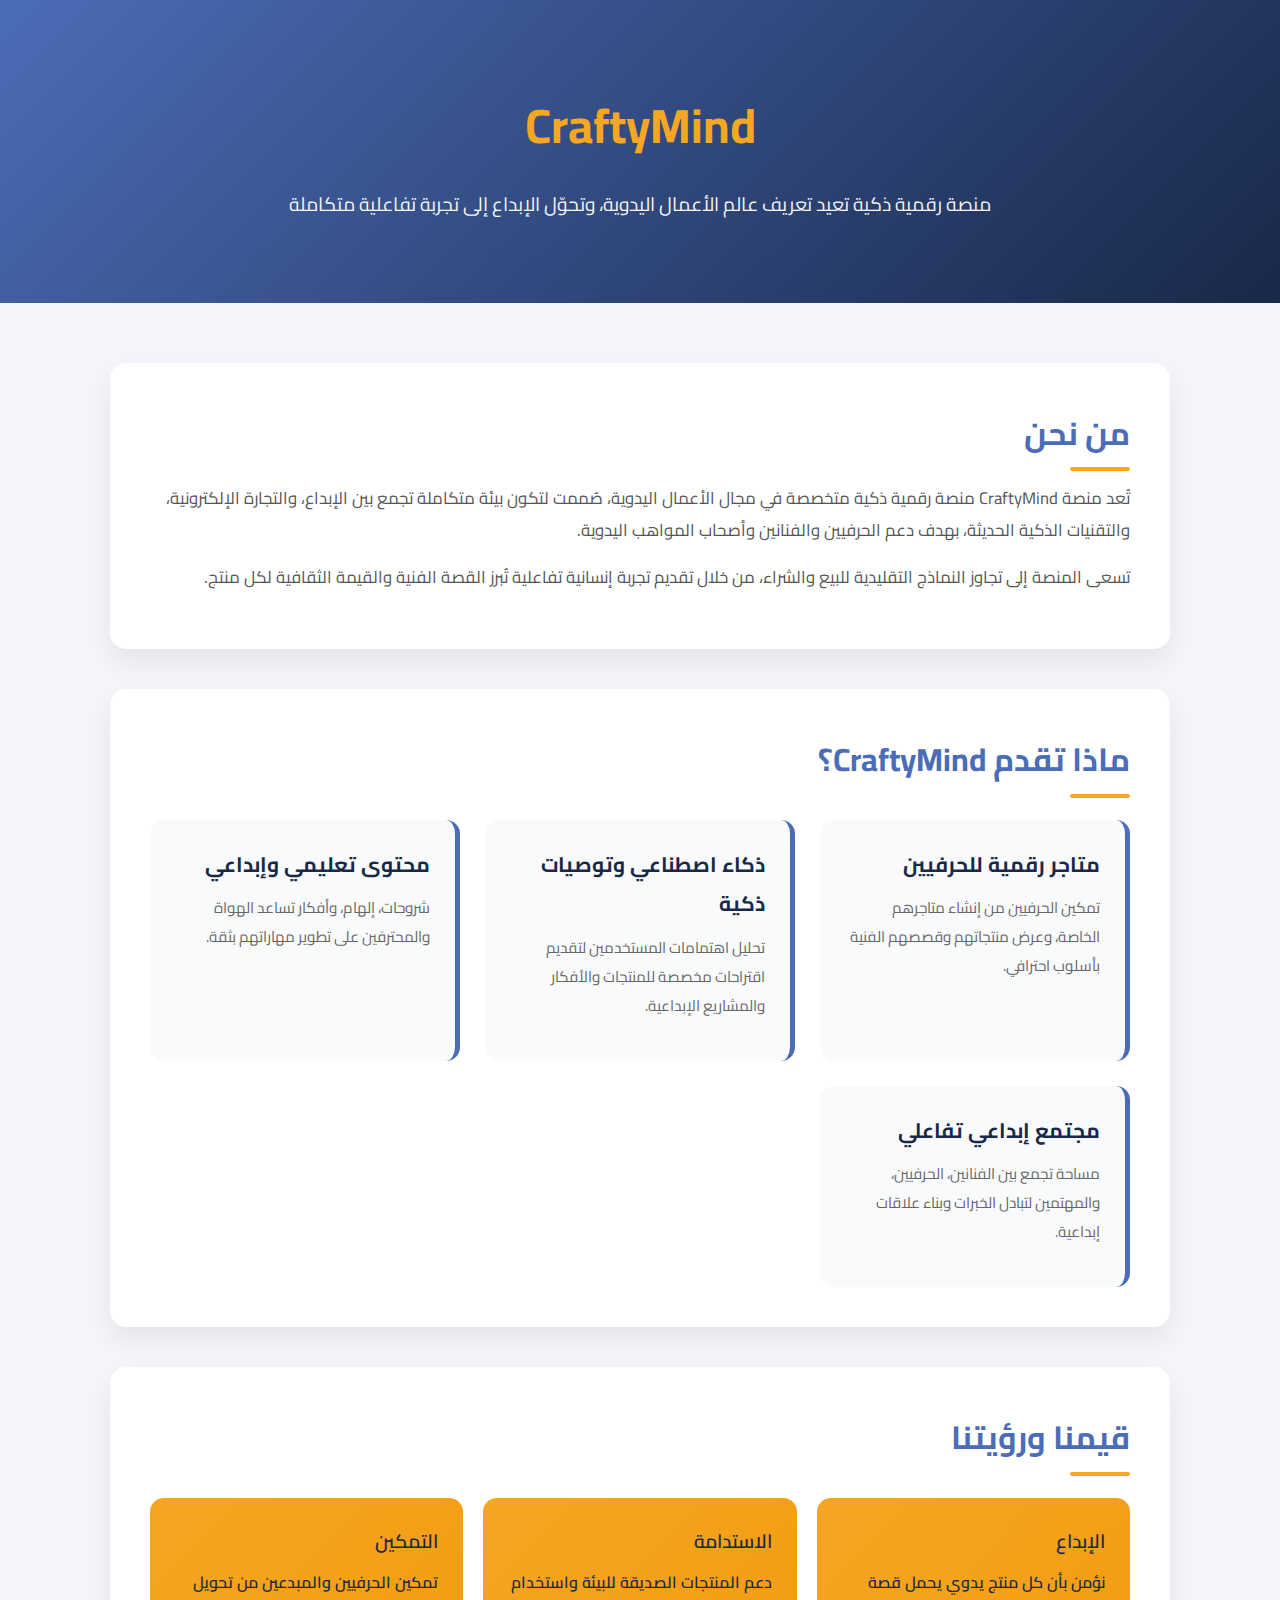
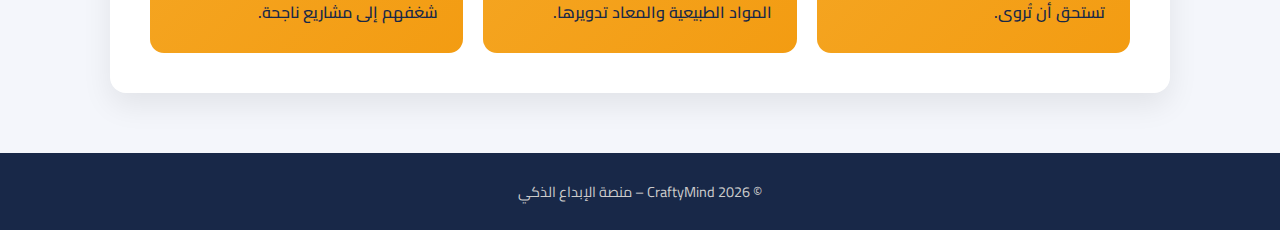
<file: templates/about.html>
<!DOCTYPE html>
<html lang="ar" dir="rtl">
<head>
    <meta charset="UTF-8">
    <title>حول المنصة | CraftyMind</title>

    <link href="https://fonts.googleapis.com/css2?family=Cairo:wght@400;600;700&display=swap" rel="stylesheet">

    <style>
        * {
            box-sizing: border-box;
            margin: 0;
            padding: 0;
        }

        body {
            font-family: 'Cairo', sans-serif;
            background: #f4f6fb;
            color: #333;
            line-height: 1.9;
        }

        .hero {
            background: linear-gradient(135deg, #4b6cb7, #182848);
            color: white;
            padding: 80px 20px;
            text-align: center;
        }

        .hero h1 {
            font-size: 3rem;
            margin-bottom: 15px;
            color: #f5a623;
        }

        .hero p {
            max-width: 750px;
            margin: auto;
            font-size: 1.2rem;
            opacity: 0.95;
        }

        .container {
            max-width: 1100px;
            margin: 60px auto;
            padding: 0 20px;
        }

        .section {
            background: #ffffff;
            border-radius: 16px;
            padding: 40px;
            margin-bottom: 40px;
            box-shadow: 0 12px 30px rgba(0,0,0,0.08);
        }

        .section h2 {
            font-size: 2rem;
            color: #4b6cb7;
            margin-bottom: 20px;
            position: relative;
        }

        .section h2::after {
            content: "";
            width: 60px;
            height: 4px;
            background: #f5a623;
            position: absolute;
            bottom: -8px;
            right: 0;
            border-radius: 4px;
        }

        .section p {
            font-size: 1.05rem;
            color: #555;
            margin-bottom: 15px;
        }

        .features {
            display: grid;
            grid-template-columns: repeat(auto-fit, minmax(250px, 1fr));
            gap: 25px;
            margin-top: 30px;
        }

        .feature-box {
            background: #f9fafc;
            border-radius: 14px;
            padding: 25px;
            border-right: 5px solid #4b6cb7;
            transition: transform 0.3s ease, box-shadow 0.3s ease;
        }

        .feature-box:hover {
            transform: translateY(-6px);
            box-shadow: 0 12px 25px rgba(0,0,0,0.1);
        }

        .feature-box h3 {
            font-size: 1.3rem;
            margin-bottom: 10px;
            color: #182848;
        }

        .feature-box p {
            font-size: 0.95rem;
            color: #666;
        }

        .values {
            display: flex;
            flex-wrap: wrap;
            gap: 20px;
            margin-top: 30px;
        }

        .value {
            flex: 1 1 280px;
            background: linear-gradient(135deg, #f5a623, #f39c12);
            color: #182848;
            border-radius: 14px;
            padding: 25px;
            font-weight: 600;
        }

        .value span {
            display: block;
            font-size: 1.2rem;
            margin-bottom: 8px;
        }

        .footer {
            background: #182848;
            color: #ccc;
            text-align: center;
            padding: 25px;
            font-size: 0.9rem;
        }

        @media (max-width: 768px) {
            .hero h1 {
                font-size: 2.3rem;
            }

            .section {
                padding: 30px 20px;
            }
        }
    </style>
</head>
<body>

<section class="hero">
    <h1>CraftyMind</h1>
    <p>
        منصة رقمية ذكية تعيد تعريف عالم الأعمال اليدوية، وتحوّل الإبداع إلى تجربة تفاعلية متكاملة
    </p>
</section>

<div class="container">

    <div class="section">
        <h2>من نحن</h2>
        <p>
            تُعد منصة CraftyMind منصة رقمية ذكية متخصصة في مجال الأعمال اليدوية، صُممت لتكون بيئة متكاملة
            تجمع بين الإبداع، والتجارة الإلكترونية، والتقنيات الذكية الحديثة، بهدف دعم الحرفيين والفنانين
            وأصحاب المواهب اليدوية.
        </p>
        <p>
            تسعى المنصة إلى تجاوز النماذج التقليدية للبيع والشراء، من خلال تقديم تجربة إنسانية تفاعلية
            تُبرز القصة الفنية والقيمة الثقافية لكل منتج.
        </p>
    </div>

    <div class="section">
        <h2>ماذا تقدم CraftyMind؟</h2>

        <div class="features">
            <div class="feature-box">
                <h3>متاجر رقمية للحرفيين</h3>
                <p>
                    تمكين الحرفيين من إنشاء متاجرهم الخاصة، وعرض منتجاتهم وقصصهم الفنية بأسلوب احترافي.
                </p>
            </div>

            <div class="feature-box">
                <h3>ذكاء اصطناعي وتوصيات ذكية</h3>
                <p>
                    تحليل اهتمامات المستخدمين لتقديم اقتراحات مخصصة للمنتجات والأفكار والمشاريع الإبداعية.
                </p>
            </div>

            <div class="feature-box">
                <h3>محتوى تعليمي وإبداعي</h3>
                <p>
                    شروحات، إلهام، وأفكار تساعد الهواة والمحترفين على تطوير مهاراتهم بثقة.
                </p>
            </div>

            <div class="feature-box">
                <h3>مجتمع إبداعي تفاعلي</h3>
                <p>
                    مساحة تجمع بين الفنانين، الحرفيين، والمهتمين لتبادل الخبرات وبناء علاقات إبداعية.
                </p>
            </div>
        </div>
    </div>

    <div class="section">
        <h2>قيمنا ورؤيتنا</h2>

        <div class="values">
            <div class="value">
                <span>الإبداع</span>
                نؤمن بأن كل منتج يدوي يحمل قصة تستحق أن تُروى.
            </div>

            <div class="value">
                <span>الاستدامة</span>
                دعم المنتجات الصديقة للبيئة واستخدام المواد الطبيعية والمعاد تدويرها.
            </div>

            <div class="value">
                <span>التمكين</span>
                تمكين الحرفيين والمبدعين من تحويل شغفهم إلى مشاريع ناجحة.
            </div>
        </div>
    </div>

</div>

<footer class="footer">
    © 2026 CraftyMind – منصة الإبداع الذكي
</footer>

</body>
</html>
</file>
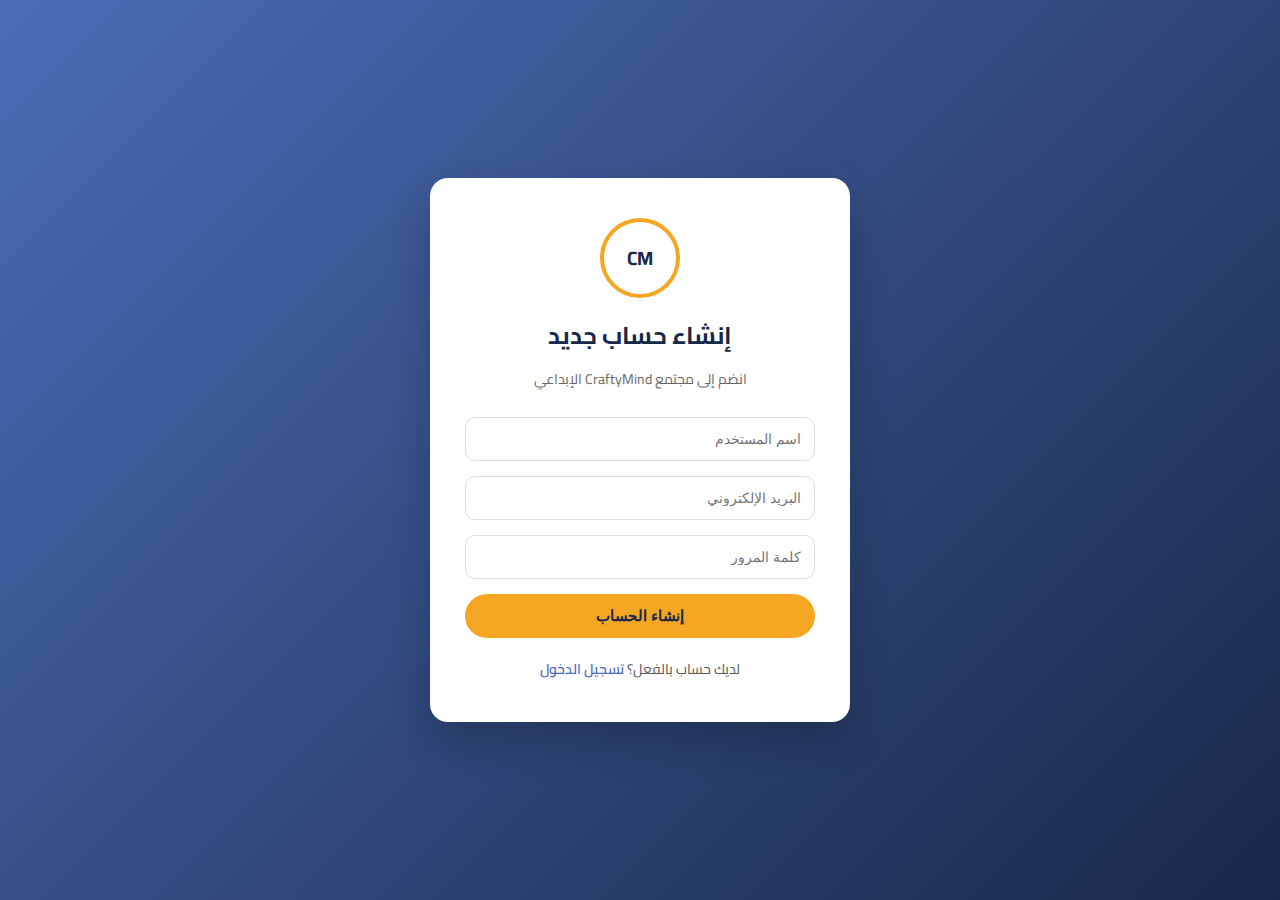
<file: templates/register.html>
<!DOCTYPE html>
<html lang="ar" dir="rtl">
<head>
    <meta charset="UTF-8">
    <title>إنشاء حساب | CraftyMind</title>

    <link href="https://fonts.googleapis.com/css2?family=Cairo:wght@400;600;700&display=swap" rel="stylesheet">

    <style>
        * {
            box-sizing: border-box;
            margin: 0;
            padding: 0;
        }

        body {
            font-family: 'Cairo', sans-serif;
            min-height: 100vh;
            background: linear-gradient(135deg, #4b6cb7, #182848);
            display: flex;
            align-items: center;
            justify-content: center;
        }

        .register-container {
            background: #ffffff;
            width: 420px;
            padding: 40px 35px;
            border-radius: 18px;
            box-shadow: 0 20px 40px rgba(0,0,0,0.2);
            text-align: center;
            animation: fadeUp 0.9s ease forwards;
        }

        .logo {
            width: 80px;
            height: 80px;
            border-radius: 50%;
            border: 4px solid #f5a623;
            background: #fff;
            margin: 0 auto 15px;
            display: flex;
            align-items: center;
            justify-content: center;
            font-weight: 700;
            color: #182848;
            font-size: 1.2rem;
        }

        h2 {
            color: #182848;
            margin-bottom: 8px;
        }

        p {
            color: #666;
            font-size: 14px;
            margin-bottom: 25px;
        }

        input {
            width: 100%;
            padding: 13px;
            margin-bottom: 15px;
            border-radius: 10px;
            border: 1px solid #ddd;
            font-size: 14px;
            transition: border-color 0.3s ease;
        }

        input:focus {
            outline: none;
            border-color: #4b6cb7;
        }

        button {
            width: 100%;
            padding: 13px;
            background: #f5a623;
            color: #182848;
            border: none;
            border-radius: 30px;
            font-size: 15px;
            font-weight: 600;
            cursor: pointer;
            transition: background 0.3s ease, transform 0.2s ease;
        }

        button:hover {
            background: #ffd27d;
            transform: translateY(-1px);
        }

        .link {
            margin-top: 18px;
            font-size: 14px;
            color: #555;
        }

        .link a {
            color: #4b6cb7;
            text-decoration: none;
            font-weight: 600;
        }

        .link a:hover {
            text-decoration: underline;
        }

        @keyframes fadeUp {
            from {
                opacity: 0;
                transform: translateY(25px);
            }
            to {
                opacity: 1;
                transform: translateY(0);
            }
        }

        @media (max-width: 480px) {
            .register-container {
                width: 90%;
                padding: 30px 20px;
            }
        }
    </style>
</head>
<body>

<div class="register-container">

    <div class="logo">CM</div>

    <h2>إنشاء حساب جديد</h2>
    <p>انضم إلى مجتمع CraftyMind الإبداعي</p>

    <form method="POST">
        <input type="text" name="username" placeholder="اسم المستخدم" required>
        <input type="email" name="email" placeholder="البريد الإلكتروني" required>
        <input type="password" name="password" placeholder="كلمة المرور" required>
        <button type="submit">إنشاء الحساب</button>
    </form>

    <div class="link">
        لديك حساب بالفعل؟
        <a href="{{ url_for('login') }}">تسجيل الدخول</a>
    </div>

</div>

</body>
</html>
</file>
